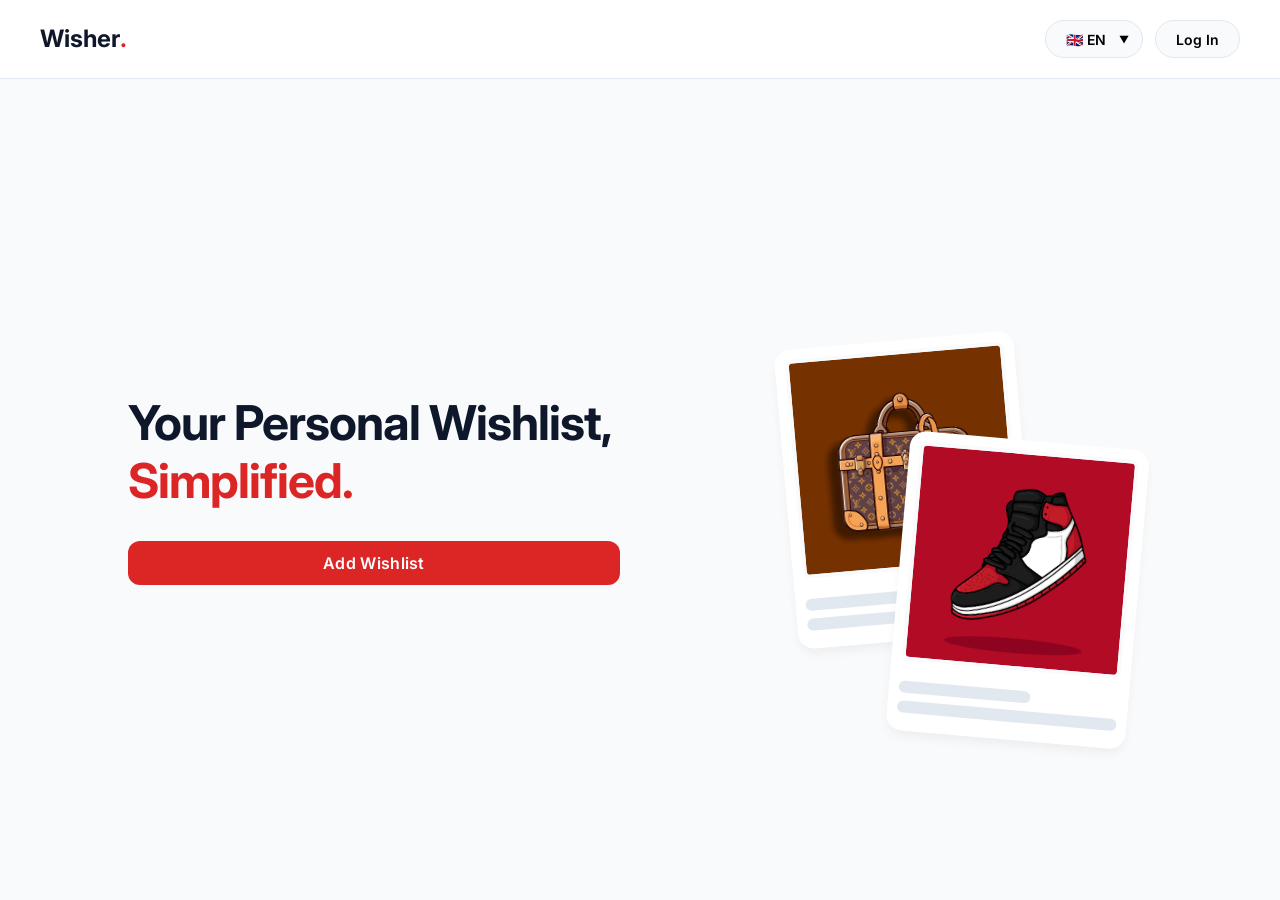
<file: index.html>
<!DOCTYPE html>
<html lang="en">
<head>
    <meta charset="UTF-8">
    <meta name="viewport" content="width=device-width, initial-scale=1.0">
    <title>Wisher</title>
    <link rel="icon" href="assets/mini-logo.png">
    <link rel="stylesheet" href="css/style.css">
    <link href="https://fonts.googleapis.com/css2?family=Inter:wght@400;500;600;700&display=swap" rel="stylesheet">
</head>
<body class="landing-body">
    <nav class="navbar main-navbar">
        <div class="brand">
            <h2 class="brand-text">Wisher<span class="dot highlight-dot">.</span></h2>
        </div>
        <div class="nav-actions">
            <div class="custom-select-wrapper">
                <select class="lang-select nav-btn" onchange="changeLang(this.value)">
                    <option value="en">🇬🇧 EN</option>
                    <option value="id">🇮🇩 ID</option>
                </select>
            </div>
            <a href="auth.html" class="nav-btn" data-i18n="login">Log In</a>
        </div>
    </nav>

    <header class="hero">
        <div class="hero-content">
            <h1 id="hero-title" data-i18n="hero_title">Your Personal Wishlist, <br><span class="highlight">Simplified.</span></h1>
            <button class="primary-btn cta-btn" onclick="handleCta()" data-i18n="add_wishlist">Add Wishlist</button>
        </div>
        <div class="hero-visual">
            <div class="mockup-card">
                <img src="assets/bag.png" alt="Shopping Bag Vector" class="mockup-img">
                <div class="mockup-text">
                    <div class="line short"></div>
                    <div class="line long"></div>
                </div>
            </div>
            <div class="mockup-card float">
                <img src="assets/shoes.png" alt="Shoes Vector" class="mockup-img">
                <div class="mockup-text">
                    <div class="line short"></div>
                    <div class="line long"></div>
                </div>
            </div>
        </div>
    </header>

    <script src="js/storage.js"></script>
    <script src="js/ui-handler.js"></script>
    <script>
        const i18nLanding = {
            en: {
                login: "Log In",
                hero_title: "Your Personal Wishlist, <br><span class='highlight'>Simplified.</span>",
                add_wishlist: "Add Wishlist"
            },
            id: {
                login: "Masuk",
                hero_title: "Wishlist Personal Anda, <br><span class='highlight'>Lebih Mudah.</span>",
                add_wishlist: "Tambah Wishlist"
            }
        };

        function changeLang(lang) {
            UI.changeLang(lang, i18nLanding);
        }

        window.onload = () => {
            UI.changeLang(Storage.getLang(), i18nLanding);
        };

        function handleCta() {
            if (Storage.isLoggedIn()) {
                window.location.href = 'dashboard.html';
            } else {
                window.location.href = 'auth.html';
            }
        }
    </script>
</body>
</html>
</file>
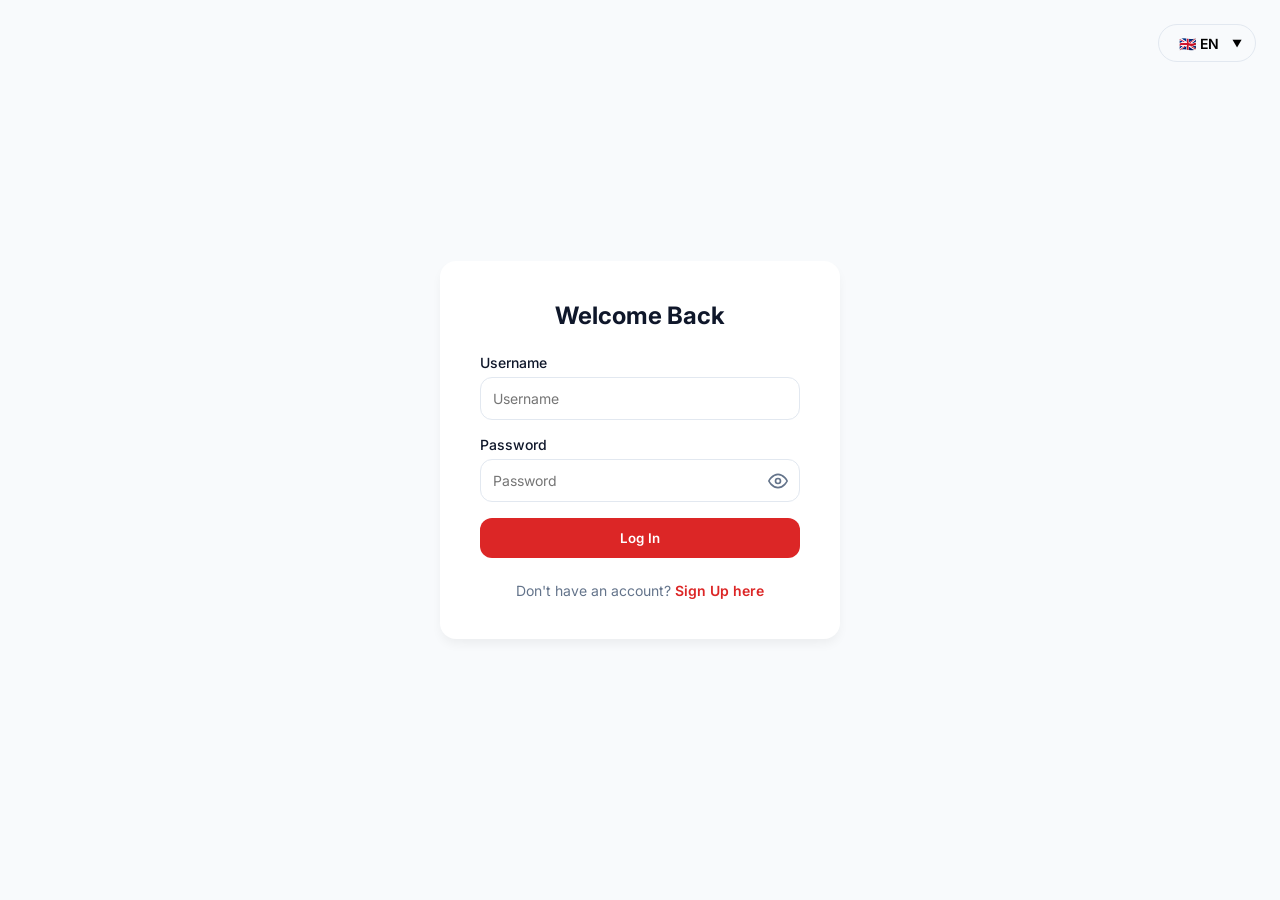
<file: auth.html>
<!DOCTYPE html>
<html lang="en">
<head>
    <meta charset="UTF-8">
    <meta name="viewport" content="width=device-width, initial-scale=1.0">
    <title>Wisher - Authentication</title>
    <link rel="icon" href="assets/mini-logo.png">
    <link rel="stylesheet" href="css/style.css">
    <link href="https://fonts.googleapis.com/css2?family=Inter:wght@400;500;600;700&display=swap" rel="stylesheet">
</head>
<body class="auth-body">
    <div class="lang-switcher-auth">
        <!-- Simbol Anak Panah Kondisional (Gelap) -->
        <div class="custom-select-wrapper dark-arrow-wrapper">
            <select class="lang-select nav-btn dark-arrow-select" onchange="changeLang(this.value)">
                <option value="en">🇬🇧 EN</option>
                <option value="id">🇮🇩 ID</option>
            </select>
        </div>
    </div>

    <div class="auth-container">
        <!-- Login Form -->
        <div id="login-form" class="auth-form active">
            <div class="auth-header">
                <h2 data-i18n="welcome_back">Welcome Back</h2>
            </div>
            <div class="input-group">
                <label data-i18n="username">Username</label>
                <input type="text" id="login-username" placeholder="Enter username" data-i18n-ph="username">
            </div>
            <div class="input-group">
                <label data-i18n="password">Password</label>
                <div class="password-wrapper">
                    <input type="password" id="login-password" placeholder="Enter password" oninput="validateLoginPassword()" data-i18n-ph="password">
                    <span class="toggle-password" onclick="UI.togglePasswordVisibility('login-password')">
                        <svg class="eye-icon" viewBox="0 0 24 24" width="20" height="20" stroke="currentColor" stroke-width="2" fill="none" stroke-linecap="round" stroke-linejoin="round"><path d="M1 12s4-8 11-8 11 8 11 8-4 8-11 8-11-8-11-8z"></path><circle cx="12" cy="12" r="3"></circle><line class="slash" x1="3" y1="3" x2="21" y2="21" style="display:none;"></line></svg>
                    </span>
                </div>
                <p id="login-error" class="error-text" data-i18n="pass_criteria">Password requires min 9 chars, 1 uppercase, 1 lowercase, 1 number.</p>
            </div>
            <button class="primary-btn" onclick="doLogin()" data-i18n="login_btn">Log In</button>
            <p class="toggle-text"><span data-i18n="no_account">Don't have an account?</span> <span class="action-link" onclick="toggleAuth()" data-i18n="sign_up_here">Sign Up here</span></p>
        </div>

        <!-- Signup Form -->
        <div id="signup-form" class="auth-form">
            <div class="auth-header">
                <h2 data-i18n="join_wisher">Join Wisher</h2>
            </div>
            <div class="input-group">
                <label data-i18n="username">Username</label>
                <input type="text" id="signup-username" placeholder="Create username" data-i18n-ph="username">
            </div>
            <div class="input-group">
                <label data-i18n="email">Email</label>
                <input type="email" id="signup-email" placeholder="Enter email" data-i18n-ph="email">
            </div>
            <div class="input-group">
                <label data-i18n="password">Password</label>
                <div class="password-wrapper">
                    <input type="password" id="signup-password" placeholder="Create password" oninput="validateSignupPassword()" data-i18n-ph="password">
                    <span class="toggle-password" onclick="UI.togglePasswordVisibility('signup-password')">
                        <svg class="eye-icon" viewBox="0 0 24 24" width="20" height="20" stroke="currentColor" stroke-width="2" fill="none" stroke-linecap="round" stroke-linejoin="round"><path d="M1 12s4-8 11-8 11 8 11 8-4 8-11 8-11-8-11-8z"></path><circle cx="12" cy="12" r="3"></circle><line class="slash" x1="3" y1="3" x2="21" y2="21" style="display:none;"></line></svg>
                    </span>
                </div>
                <p id="signup-error" class="error-text" data-i18n="pass_criteria">Password requires min 9 chars, 1 uppercase, 1 lowercase, 1 number.</p>
            </div>
            <div class="input-group">
                <label data-i18n="confirm_password">Confirm Password</label>
                <div class="password-wrapper">
                    <input type="password" id="signup-confirm-password" placeholder="Confirm password" data-i18n-ph="confirm_password">
                    <span class="toggle-password" onclick="UI.togglePasswordVisibility('signup-confirm-password')">
                        <svg class="eye-icon" viewBox="0 0 24 24" width="20" height="20" stroke="currentColor" stroke-width="2" fill="none" stroke-linecap="round" stroke-linejoin="round"><path d="M1 12s4-8 11-8 11 8 11 8-4 8-11 8-11-8-11-8z"></path><circle cx="12" cy="12" r="3"></circle><line class="slash" x1="3" y1="3" x2="21" y2="21" style="display:none;"></line></svg>
                    </span>
                </div>
            </div>
            <button class="primary-btn" onclick="doSignup()" data-i18n="signup_btn">Sign Up</button>
            <p class="toggle-text"><span data-i18n="has_account">Already have an account?</span> <span class="action-link" onclick="toggleAuth()" data-i18n="log_in_here">Log In here</span></p>
        </div>
    </div>
    
    <script src="js/storage.js"></script>
    <script src="js/ui-handler.js"></script>
    <script src="js/auth.js"></script>
</body>
</html>
</file>
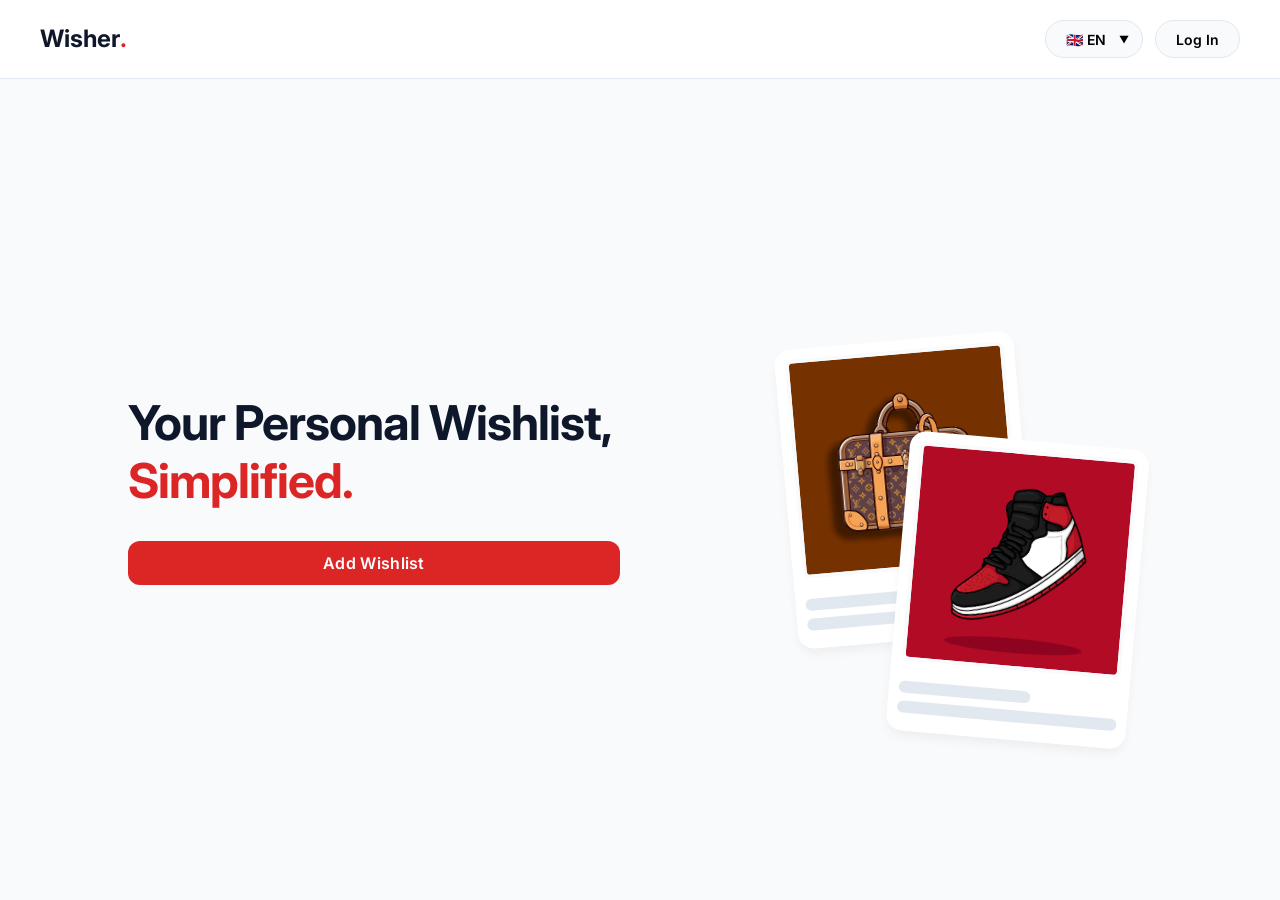
<file: collection.html>
<!DOCTYPE html>
<html lang="en">
<head>
    <meta charset="UTF-8">
    <meta name="viewport" content="width=device-width, initial-scale=1.0">
    <title>Wisher - Collection View</title>
    <link rel="icon" href="assets/mini-logo.png">
    <link rel="stylesheet" href="css/style.css">
    <link href="https://fonts.googleapis.com/css2?family=Inter:wght@400;500;600;700&display=swap" rel="stylesheet">
</head>
<body class="dashboard-body">
    <!-- Overlay Transparan untuk Tap-Out Sidebar Mobile -->
    <div class="sidebar-overlay" id="sidebarOverlay" onclick="UI.toggleMobileSidebar()"></div>

    <aside class="sidebar collapsed" id="sidebar">
        <div class="sidebar-toggle-btn" onclick="toggleSidebar()">
            <svg width="14" height="14" viewBox="0 0 24 24" fill="none" stroke="currentColor" stroke-width="2" stroke-linecap="round" stroke-linejoin="round"><polyline points="15 18 9 12 15 6"></polyline></svg>
        </div>
        <div class="brand">
            <h2 class="brand-text hide-on-collapse">Wisher<span class="dot highlight-dot">.</span></h2>
            <h2 class="brand-icon show-on-collapse" style="display:none; color:#000000;">W<span class="dot" style="color:#ff3b3f !important;">.</span></h2>
        </div>
        
        <div class="menu flex-grow hide-on-collapse" style="margin-top:20px;">
            <p class="menu-label" data-i18n="my_collections">My Collections</p>
            <ul id="sidebar-collections">
                <!-- Dynamically populated via JS -->
            </ul>
        </div>
        
        <div class="sidebar-profile">
            <div class="profile-trigger" onclick="UI.toggleProfileMenu()">
                <img src="https://ui-avatars.com/api/?name=User&background=dc2626&color=fff" id="profile-avatar" alt="Profile">
                <span id="display-username" class="profile-name hide-on-collapse">User</span>
            </div>
            <div class="profile-dropdown hide-on-collapse" id="profileDropdown">
                <button onclick="openMyAccount()" data-i18n="my_account">My Account</button>
                <button class="text-red" onclick="logout()" data-i18n="sign_out">Sign Out</button>
            </div>
        </div>
    </aside>

    <main class="main-content">
        <header class="top-nav">
            <div style="display:flex; justify-content:space-between; align-items:center; width: 100%;">
                <div style="display:flex; align-items:center; gap: 16px;">
                    <button class="mobile-hamburger" onclick="UI.toggleMobileSidebar()">
                        <svg width="24" height="24" viewBox="0 0 24 24" fill="none" stroke="currentColor" stroke-width="2" stroke-linecap="round" stroke-linejoin="round"><line x1="3" y1="12" x2="21" y2="12"></line><line x1="3" y1="6" x2="21" y2="6"></line><line x1="3" y1="18" x2="21" y2="18"></line></svg>
                    </button>
                    <!-- Dinamis Diisi: Collection Name / Category Name -->
                    <h1 id="current-collection-title">Loading...</h1>
                </div>
                
                <div style="display:flex; align-items:center; gap: 16px;">
                    <div class="custom-select-wrapper">
                        <select class="lang-select nav-btn" onchange="changeLang(this.value)">
                            <option value="en">🇬🇧 EN</option>
                            <option value="id">🇮🇩 ID</option>
                        </select>
                    </div>
                    <button class="secondary-btn" onclick="window.location.href='dashboard.html'" style="width: auto; padding: 10px 20px;" data-i18n="back">&larr; Back</button>
                </div>
            </div>
        </header>

        <div class="board-actions">
            <!-- Tambahan Tombol Pembuatan Kategori -->
            <button class="secondary-btn" onclick="openCategoryModal()" style="width: auto;" data-i18n="add_category">+ Add Category</button>
            <button class="primary-btn" onclick="openItemModal()" style="width: auto;" data-i18n="add_item">+ Add Item</button>
        </div>

        <div id="board-content" class="board-content">
            <!-- Dynamically populated Categories & Items -->
        </div>
    </main>

    <!-- Modal Form (Add / Edit Category) -->
    <div id="categoryModal" class="modal-overlay">
        <div class="modal-content" style="max-width: 400px;">
            <div class="modal-header">
                <h3 id="categoryModalTitle" data-i18n="add_category">Add Category</h3>
                <span class="close-btn" onclick="UI.closeModal('categoryModal')">&times;</span>
            </div>
            <div class="modal-body">
                <div class="input-group">
                    <label data-i18n="category_name">Category Name</label>
                    <input type="text" id="categoryName" placeholder="E.g., Shoes, Gadgets...">
                </div>
            </div>
            <div class="modal-footer">
                <button class="primary-btn" onclick="saveCategory()" data-i18n="save_category">Save Category</button>
            </div>
        </div>
    </div>

    <!-- Modal Form (Add / Edit Item) dengan Pilihan Kategori -->
    <div id="itemModal" class="modal-overlay">
        <div class="modal-content">
            <div class="modal-header">
                <h3 id="itemModalTitle" data-i18n="add_item">Add Item</h3>
                <span class="close-btn" onclick="UI.closeModal('itemModal')">&times;</span>
            </div>
            <div class="modal-body">
                <p class="info-text" data-i18n="item_info">Paste a link to auto-generate, or fill manually.</p>
                
                <div class="input-group">
                    <label data-i18n="online_link">Online Link (URL)</label>
                    <input type="url" id="itemUrl" placeholder="https://store.com/product...">
                </div>

                <div class="input-group">
                    <label data-i18n="item_name">Item Name</label>
                    <input type="text" id="itemName" placeholder="Enter item name">
                </div>

                <div class="input-group">
                    <label data-i18n="image_source">Image Source</label>
                    <div style="display: flex; gap: 12px;">
                        <input type="url" id="itemImage" placeholder="Link Image URL" style="flex: 1;">
                        <input type="file" id="itemImageFile" accept="image/*" style="display:none;" onchange="previewItemImage(event)">
                        <button class="secondary-btn" onclick="document.getElementById('itemImageFile').click()" style="flex: 0 0 auto; width: auto; font-size:12px;" data-i18n="from_devices">From Devices</button>
                    </div>
                </div>
                <img id="imagePreview" class="image-preview" src="" alt="Preview" style="display:none; width: 120px; border-radius: 12px; margin: 0 auto 16px; display: block; object-fit: cover; aspect-ratio: 1/1;">

                <div class="input-row">
                    <div class="input-group" style="flex: 0 0 110px;">
                        <label data-i18n="currency">Currency</label>
                        <select id="itemCurrency">
                            <option value="IDR">IDR (Rp)</option>
                            <option value="USD">USD ($)</option>
                            <option value="GBP">GBP (£)</option>
                            <option value="AUD">AUD ($)</option>
                            <option value="CNY">CNY (¥)</option>
                            <option value="JPY">JPY (¥)</option>
                            <option value="SGD">SGD ($)</option>
                        </select>
                    </div>
                    <div class="input-group" style="flex: 1;">
                        <label data-i18n="price">Price</label>
                        <input type="number" id="itemPrice" placeholder="0">
                    </div>
                </div>

                <!-- Dropdown Pemilihan Kategori (Opsional) -->
                <div class="input-group">
                    <label data-i18n="select_category">Select Category</label>
                    <select id="itemCategory">
                        <!-- Diisi Dinamis oleh JS -->
                    </select>
                </div>
            </div>
            <div class="modal-footer">
                <button class="primary-btn" onclick="saveItem()" data-i18n="save_item">Save Item</button>
            </div>
        </div>
    </div>

    <!-- Modal Form (My Account) -->
    <div id="accountModal" class="modal-overlay">
        <div class="modal-content">
            <div class="modal-header">
                <h3 data-i18n="my_account">My Account</h3>
                <span class="close-btn" onclick="UI.closeModal('accountModal')">&times;</span>
            </div>
            <div class="modal-body">
                <div class="profile-upload-section" style="text-align:center; margin-bottom: 24px;">
                    <img id="accPreviewPic" src="https://ui-avatars.com/api/?name=User&background=dc2626&color=fff" style="width:80px; height:80px; border-radius:50%; object-fit:cover; margin-bottom:12px; border: 2px solid var(--border-color);">
                    <input type="file" id="accProfilePhoto" accept="image/*" style="display:none;" onchange="UI.previewImage(event, 'accPreviewPic')">
                    <br>
                    <button class="secondary-btn" onclick="document.getElementById('accProfilePhoto').click()" style="padding:8px 16px; font-size:13px; width:auto;" data-i18n="upload_device">Upload from Devices</button>
                </div>
                <div class="input-group">
                    <label data-i18n="username">Username</label>
                    <input type="text" id="accUsername" disabled>
                </div>
                <div class="input-group">
                    <label data-i18n="email">Email</label>
                    <input type="email" id="accEmail">
                </div>
                <div class="edit-password-section">
                    <button class="secondary-btn" id="btnEditPassword" onclick="toggleEditPassword()" style="margin-bottom:8px;" data-i18n="edit_password">Edit Password</button>
                    <div id="passwordFields" style="display:none; margin-top: 16px; padding-top: 16px; border-top: 1px solid var(--border-color);">
                        <div class="input-group">
                            <label data-i18n="old_password">Old Password</label>
                            <input type="password" id="accOldPassword">
                        </div>
                        <div class="input-group">
                            <label data-i18n="new_password">New Password</label>
                            <input type="password" id="accNewPassword" oninput="validateAccPassword()">
                            <p id="acc-error" class="error-text" data-i18n="pass_criteria">Password requires min 9 chars, 1 uppercase, 1 lowercase, 1 number.</p>
                        </div>
                        <div class="input-group">
                            <label data-i18n="confirm_new_password">Confirm New Password</label>
                            <input type="password" id="accConfirmPassword">
                        </div>
                        <div style="display:flex; justify-content: flex-end; margin-top: 12px;">
                            <button class="secondary-btn" onclick="cancelEditPassword()" style="width:auto; padding:8px 16px; font-size:13px;" data-i18n="cancel">Cancel</button>
                        </div>
                    </div>
                </div>
            </div>
            <div class="modal-footer">
                <button class="primary-btn" onclick="saveAccount()" data-i18n="save_changes">Save Changes</button>
            </div>
        </div>
    </div>

    <script src="js/storage.js"></script>
    <script src="js/ui-handler.js"></script>
    <script src="js/collection.js"></script>
</body>
</html>
</file>
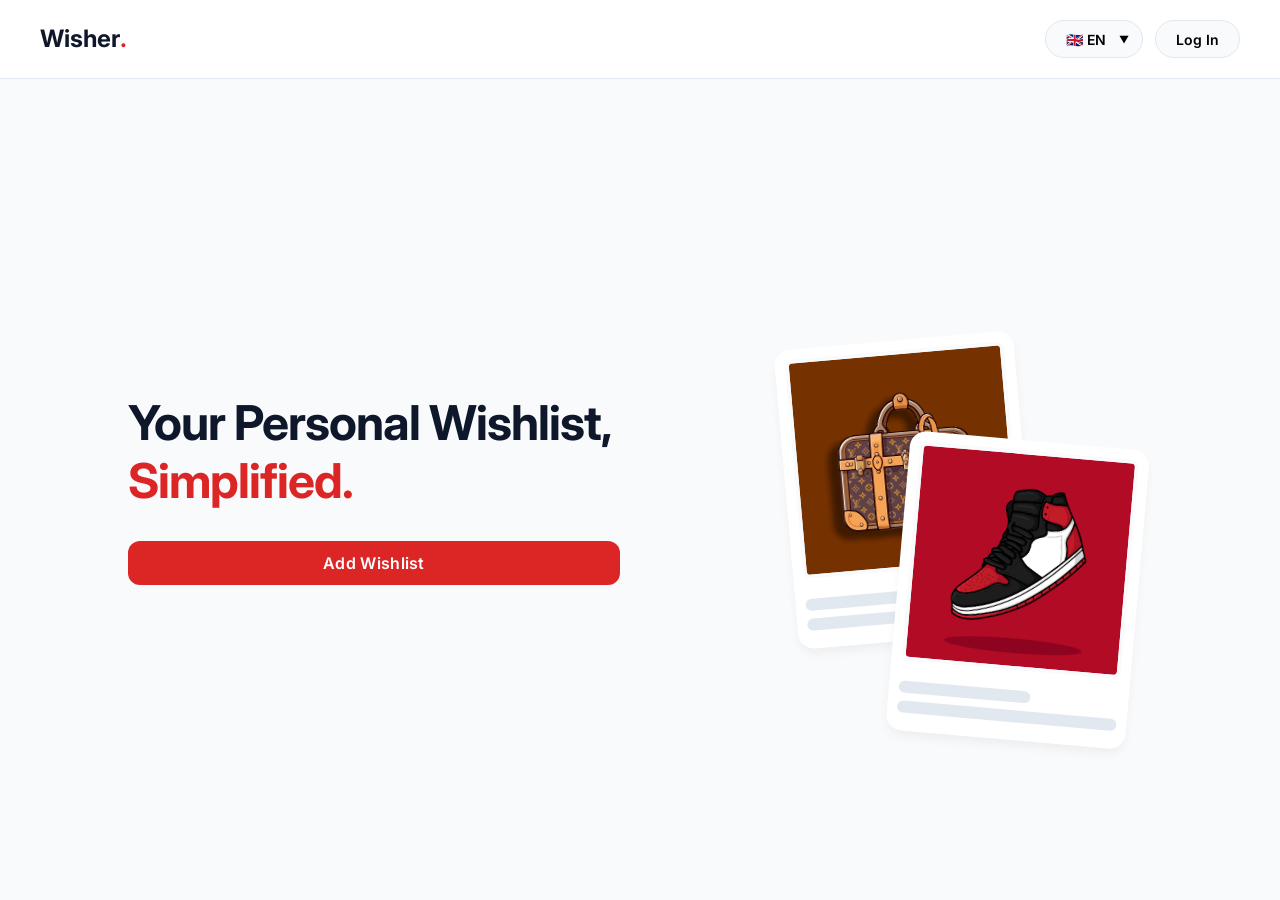
<file: dashboard.html>
<!DOCTYPE html>
<html lang="en">
<head>
    <meta charset="UTF-8">
    <meta name="viewport" content="width=device-width, initial-scale=1.0">
    <title>Wisher - Dashboard</title>
    <link rel="icon" href="assets/mini-logo.png">
    <link rel="stylesheet" href="css/style.css">
    <link href="https://fonts.googleapis.com/css2?family=Inter:wght@400;500;600;700&display=swap" rel="stylesheet">
</head>
<body class="dashboard-body">
    <!-- Overlay Transparan untuk Tap-Out Sidebar Mobile -->
    <div class="sidebar-overlay" id="sidebarOverlay" onclick="UI.toggleMobileSidebar()"></div>

    <aside class="sidebar" id="sidebar">
        <div class="sidebar-toggle-btn" onclick="toggleSidebar()">
            <svg width="14" height="14" viewBox="0 0 24 24" fill="none" stroke="currentColor" stroke-width="2" stroke-linecap="round" stroke-linejoin="round"><polyline points="15 18 9 12 15 6"></polyline></svg>
        </div>
        <div class="brand">
            <h2 class="brand-text hide-on-collapse">Wisher<span class="dot highlight-dot">.</span></h2>
            <h2 class="brand-icon show-on-collapse" style="display:none; color:#000000;">W<span class="dot" style="color:#ff3b3f !important;">.</span></h2>
        </div>
        <div class="sidebar-actions hide-on-collapse">
            <button class="primary-btn" onclick="openCollectionModal()" data-i18n="add_collection">+ Add Collection</button>
        </div>
        <div class="menu flex-grow hide-on-collapse">
            <p class="menu-label" data-i18n="my_collections">My Collections</p>
            <ul id="sidebar-collections">
                <!-- Dynamically populated via JS -->
            </ul>
        </div>
        <div class="sidebar-profile">
            <div class="profile-trigger" onclick="UI.toggleProfileMenu()">
                <img src="https://ui-avatars.com/api/?name=User&background=dc2626&color=fff" id="profile-avatar" alt="Profile">
                <span id="display-username" class="profile-name hide-on-collapse">User</span>
            </div>
            <div class="profile-dropdown hide-on-collapse" id="profileDropdown">
                <button onclick="openMyAccount()" data-i18n="my_account">My Account</button>
                <button class="text-red" onclick="logout()" data-i18n="sign_out">Sign Out</button>
            </div>
        </div>
    </aside>

    <main class="main-content">
        <header class="top-nav">
            <div style="display:flex; align-items:center; gap: 16px;">
                <!-- Hamburger Menu untuk Mobile Layout -->
                <button class="mobile-hamburger" onclick="UI.toggleMobileSidebar()">
                    <svg width="24" height="24" viewBox="0 0 24 24" fill="none" stroke="currentColor" stroke-width="2" stroke-linecap="round" stroke-linejoin="round"><line x1="3" y1="12" x2="21" y2="12"></line><line x1="3" y1="6" x2="21" y2="6"></line><line x1="3" y1="18" x2="21" y2="18"></line></svg>
                </button>
                <h1 id="current-list-title" data-i18n="my_collections">My Collections</h1>
            </div>
            <div class="nav-actions">
                <div class="custom-select-wrapper">
                    <select class="lang-select nav-btn" onchange="changeLang(this.value)">
                        <option value="en">🇬🇧 EN</option>
                        <option value="id">🇮🇩 ID</option>
                    </select>
                </div>
            </div>
        </header>

        <div class="board-actions">
            <button class="primary-btn" onclick="openCollectionModal()" style="width: auto;" data-i18n="add_collection">+ Add Collection</button>
        </div>

        <div id="board-content" class="board-content">
            <!-- Dynamically populated Collections -->
        </div>
    </main>

    <!-- Modal Form (Collection) -->
    <div id="collectionModal" class="modal-overlay">
        <div class="modal-content" style="max-width: 400px;">
            <div class="modal-header">
                <h3 id="collectionModalTitle" data-i18n="add_collection">Add Collection</h3>
                <span class="close-btn" onclick="UI.closeModal('collectionModal')">&times;</span>
            </div>
            <div class="modal-body">
                <div class="input-group">
                    <label data-i18n="collection_name">Collection Name</label>
                    <input type="text" id="collectionName" placeholder="E.g., Dream Gadgets">
                </div>
            </div>
            <div class="modal-footer">
                <button class="primary-btn" onclick="saveCollection()" data-i18n="save_collection">Save Collection</button>
            </div>
        </div>
    </div>

    <!-- Modal Form (My Account) -->
    <div id="accountModal" class="modal-overlay">
        <div class="modal-content">
            <div class="modal-header">
                <h3 data-i18n="my_account">My Account</h3>
                <span class="close-btn" onclick="UI.closeModal('accountModal')">&times;</span>
            </div>
            <div class="modal-body">
                <div class="profile-upload-section" style="text-align:center; margin-bottom: 24px;">
                    <img id="accPreviewPic" src="https://ui-avatars.com/api/?name=User&background=dc2626&color=fff" style="width:80px; height:80px; border-radius:50%; object-fit:cover; margin-bottom:12px; border: 2px solid var(--border-color);">
                    <input type="file" id="accProfilePhoto" accept="image/*" style="display:none;" onchange="UI.previewImage(event, 'accPreviewPic')">
                    <br>
                    <button class="secondary-btn" onclick="document.getElementById('accProfilePhoto').click()" style="padding:8px 16px; font-size:13px; width:auto;" data-i18n="upload_device">Upload from Devices</button>
                </div>
                <div class="input-group">
                    <label data-i18n="username">Username</label>
                    <input type="text" id="accUsername" disabled>
                </div>
                <div class="input-group">
                    <label data-i18n="email">Email</label>
                    <input type="email" id="accEmail">
                </div>
                <div class="edit-password-section">
                    <button class="secondary-btn" id="btnEditPassword" onclick="toggleEditPassword()" style="margin-bottom:8px;" data-i18n="edit_password">Edit Password</button>
                    <div id="passwordFields" style="display:none; margin-top: 16px; padding-top: 16px; border-top: 1px solid var(--border-color);">
                        <div class="input-group">
                            <label data-i18n="old_password">Old Password</label>
                            <input type="password" id="accOldPassword">
                        </div>
                        <div class="input-group">
                            <label data-i18n="new_password">New Password</label>
                            <input type="password" id="accNewPassword" oninput="validateAccPassword()">
                            <p id="acc-error" class="error-text" data-i18n="pass_criteria">Password requires min 9 chars, 1 uppercase, 1 lowercase, 1 number.</p>
                        </div>
                        <div class="input-group">
                            <label data-i18n="confirm_new_password">Confirm New Password</label>
                            <input type="password" id="accConfirmPassword">
                        </div>
                        <div style="display:flex; justify-content: flex-end; margin-top: 12px;">
                            <button class="secondary-btn" onclick="cancelEditPassword()" style="width:auto; padding:8px 16px; font-size:13px;" data-i18n="cancel">Cancel</button>
                        </div>
                    </div>
                </div>
            </div>
            <div class="modal-footer">
                <button class="primary-btn" onclick="saveAccount()" data-i18n="save_changes">Save Changes</button>
            </div>
        </div>
    </div>

    <script src="js/storage.js"></script>
    <script src="js/ui-handler.js"></script>
    <script src="js/dashboard.js"></script>
</body>
</html>
</file>
<file: css/style.css>
/* --- VARIABLES & RESET --- */
:root {
    --bg-white: #ffffff;
    --bg-light: #f8fafc;
    --primary-red: #dc2626; /* Merah Cerah Modern (Primary Red) */
    --primary-red-hover: #b91c1c;
    --text-dark: #0f172a;
    --text-gray: #64748b;
    --border-color: #e2e8f0;
    --shadow-sm: 0 1px 3px rgba(0,0,0,0.04);
    --shadow-md: 0 6px 12px -2px rgba(0,0,0,0.06);
    --shadow-hover: 0 12px 20px -4px rgba(220, 38, 38, 0.2);
    --transition: all 0.3s cubic-bezier(0.4, 0, 0.2, 1);
}

* { margin: 0; padding: 0; box-sizing: border-box; font-family: 'Inter', sans-serif; }

body { background-color: var(--bg-light); color: var(--text-dark); display: flex; flex-direction: column; min-height: 100vh; }

button, a, .action-link, .item-link, .secondary-btn, .primary-btn { text-decoration: none !important; }

/* --- NAVBAR & LOGO --- */
.main-navbar {
    display: flex; justify-content: space-between; align-items: center;
    padding: 20px 40px; 
    background: var(--bg-white);
    border-bottom: 1px solid var(--border-color);
    flex-shrink: 0; position: sticky; top: 0; z-index: 1000; width: 100%;
}

.brand { display: flex; align-items: center; margin: 0; margin-bottom: 32px; }
.main-navbar .brand { margin-bottom: 0; }
.brand-text { font-size: 24px; font-weight: 700; color: var(--text-dark) !important; display: flex; align-items: center; line-height: 1; margin: 0; }
.brand-text .highlight-dot { color: var(--primary-red) !important; text-shadow: none; }
.brand-icon { display: flex; align-items: center; justify-content: center; margin: 0; line-height: 1; font-size: 24px; font-weight: 700;}

/* Penyelarasan UI Button Navbar (Teks Hitam Pekat) */
.nav-actions { display: flex; align-items: center; gap: 12px; }

.nav-btn {
    height: 38px; padding: 0 20px; border-radius: 19px; font-size: 14px; font-weight: 600;
    display: inline-flex; align-items: center; justify-content: center; transition: var(--transition);
    background-color: var(--bg-light); color: #000000 !important; border: 1px solid var(--border-color);
    cursor: pointer; outline: none; box-sizing: border-box;
}
.nav-btn:hover { background-color: var(--bg-white); border-color: var(--text-gray); transform: translateY(-2px); box-shadow: var(--shadow-sm); }

.custom-select-wrapper { position: relative; display: inline-flex; }
.lang-select { appearance: none; padding-right: 36px; }
.custom-select-wrapper::after {
    content: '▼'; font-size: 10px; position: absolute; right: 14px; top: 50%;
    transform: translateY(-50%); pointer-events: none; color: #000000; transition: var(--transition);
}

/* --- LANDING PAGE HERO --- */
.hero { flex: 1; display: flex; align-items: center; justify-content: space-between; padding: 60px 10%; gap: 40px; }
.hero-content { flex: 1; max-width: 500px; }
.hero h1 { font-size: 48px; line-height: 1.2; margin-bottom: 32px; color: var(--text-dark); letter-spacing: -1px; }
.hero .highlight { color: var(--primary-red); }
.cta-btn { width: auto; font-size: 16px; padding: 14px 32px; }
.hero-visual { flex: 1; position: relative; display: flex; justify-content: center; align-items: center; height: 400px; }
.mockup-card { background: var(--bg-white); padding: 10px; border-radius: 16px; box-shadow: var(--shadow-md); width: 240px; position: absolute; z-index: 2; transform: rotate(-5deg); transition: var(--transition); }
.mockup-card:hover { transform: rotate(0) scale(1.05); z-index: 4; }
.mockup-card.float { z-index: 3; transform: rotate(5deg) translate(120px, 90px); }
.mockup-card.float:hover { transform: rotate(0) scale(1.05) translate(120px, 90px); z-index: 4; }
.mockup-img { width: 100%; aspect-ratio: 1 / 1; border-radius: 8px; background: var(--bg-light); object-fit: contain; padding: 4px; } 
.mockup-text { margin-top: 16px; }
.mockup-text .line { height: 12px; border-radius: 6px; background: var(--border-color); margin-bottom: 8px; }
.mockup-text .line.short { width: 60%; }
.mockup-text .line.long { width: 100%; }

/* --- BUTTONS AESTHETICS --- */
.primary-btn, .secondary-btn {
    width: 100%; padding: 12px 24px; border-radius: 12px; font-weight: 600; cursor: pointer; transition: var(--transition);
    display: inline-flex; justify-content: center; align-items: center; letter-spacing: 0.3px; border: none;
}
.primary-btn { background-color: var(--primary-red); color: var(--bg-white); }
.primary-btn:hover { background-color: var(--primary-red-hover); transform: translateY(-2px); box-shadow: var(--shadow-hover); }
.secondary-btn { background-color: var(--bg-white); color: var(--text-dark); border: 1px solid var(--border-color); }
.secondary-btn:hover { border-color: var(--primary-red); color: var(--primary-red); box-shadow: var(--shadow-sm); }

/* --- INPUT STYLING --- */
.input-group { margin-bottom: 16px; width: 100%; }
.input-group label { display: block; font-size: 14px; font-weight: 500; margin-bottom: 6px; color: var(--text-dark); }
.input-group input, .input-group select { width: 100%; padding: 12px; border: 1px solid var(--border-color); border-radius: 12px; outline: none; transition: var(--transition); background: var(--bg-white); font-size: 14px; }
.input-group input:focus, .input-group select:focus { border-color: var(--primary-red); box-shadow: 0 0 0 3px rgba(220, 38, 38, 0.1); }
.input-row { display: flex; gap: 12px; align-items: flex-end; }
.password-wrapper { position: relative; display: flex; align-items: center; width: 100%; }
.password-wrapper input { padding-right: 40px; width: 100%; }
.toggle-password { position: absolute; right: 12px; cursor: pointer; color: var(--text-gray); display: flex; align-items: center; transition: var(--transition); }
.toggle-password:hover { color: var(--primary-red); }
.error-text { display: none; color: var(--primary-red); font-size: 12px; margin-top: 6px; }
.error-text.active { display: block; animation: fadeIn 0.3s ease; }

/* --- AUTH PAGES STYLING --- */
.auth-body { display: flex; justify-content: center; align-items: center; height: 100vh; position: relative; background-color: var(--bg-light); }
.lang-switcher-auth { position: absolute; top: 24px; right: 24px; z-index: 10; }
.auth-container { background: var(--bg-white); padding: 40px; border-radius: 16px; box-shadow: var(--shadow-md); width: 100%; max-width: 400px; position: relative; }
.auth-form { display: none; }
.auth-form.active { display: block; animation: fadeIn 0.4s ease forwards; }
@keyframes fadeIn { from { opacity: 0; transform: translateY(10px); } to { opacity: 1; transform: translateY(0); } }
.auth-header { text-align: center; margin-bottom: 24px; }
.auth-header h2 { font-size: 24px; color: var(--text-dark); }
.toggle-text { text-align: center; margin-top: 24px; font-size: 14px; color: var(--text-gray); }
.action-link { color: var(--primary-red); font-weight: 600; cursor: pointer; transition: var(--transition); }
.action-link:hover { color: var(--primary-red-hover); }

/* --- DASHBOARD LAYOUT & COLLAPSIBLE SIDEBAR --- */
.dashboard-body { display: flex; flex-direction: row; height: 100vh; overflow: hidden; position: relative; }

.sidebar {
    width: 280px; background-color: var(--bg-white); border-right: 1px solid var(--border-color);
    padding: 24px; display: flex; flex-direction: column; position: relative; transition: width 0.3s cubic-bezier(0.4, 0, 0.2, 1), transform 0.3s ease;
    white-space: nowrap; z-index: 2000;
}
.sidebar.collapsed { width: 72px; padding: 24px 16px; }
.sidebar.collapsed .hide-on-collapse { display: none !important; }
.sidebar.collapsed .show-on-collapse { display: block !important; text-align: center; }
.sidebar-actions { margin-bottom: 32px; } 

.sidebar-toggle-btn {
    position: absolute; right: -14px; top: 30px; width: 28px; height: 28px; border-radius: 50%;
    background: var(--bg-white); border: 1px solid var(--border-color); box-shadow: var(--shadow-sm);
    display: flex; justify-content: center; align-items: center; cursor: pointer; color: var(--text-gray);
    transition: var(--transition); z-index: 100;
}
.sidebar-toggle-btn:hover { color: var(--primary-red); border-color: var(--primary-red); }
.sidebar.collapsed .sidebar-toggle-btn { transform: rotate(180deg); }

.flex-grow { flex: 1; overflow-y: auto; }
.menu-label { font-size: 12px; color: var(--text-gray); font-weight: 600; margin-bottom: 12px; letter-spacing: 0.5px; }
#sidebar-collections { list-style: none; }
.col-item-wrapper { margin-bottom: 8px; }
.col-header {
    display: flex; justify-content: space-between; align-items: center; padding: 10px 12px;
    border-radius: 8px; cursor: pointer; font-weight: 600; color: var(--text-dark); transition: var(--transition);
}
.col-header:hover { background: var(--bg-light); }
.col-header.active { background: rgba(220, 38, 38, 0.08); color: var(--primary-red); }

/* Drag and Drop Visuals */
.dragging { opacity: 0.5; transform: scale(0.98); }
.drag-over { border: 2px dashed var(--primary-red) !important; background-color: rgba(220, 38, 38, 0.05) !important; }

/* Minimalist Icon Actions (Sidebar) */
.action-icons { display: flex; gap: 4px; opacity: 0; transition: var(--transition); }
.col-header:hover .action-icons { opacity: 1; }
.icon-btn {
    background: none; border: none; padding: 4px; border-radius: 6px;
    color: var(--text-gray); display: flex; align-items: center; justify-content: center;
    cursor: pointer; transition: var(--transition);
}
.icon-btn:hover { background: var(--bg-white); color: var(--primary-red); box-shadow: var(--shadow-sm); }
.icon-btn.delete:hover { color: #dc2626; background: #fee2e2; }

/* Sidebar Expandable Sub-list */
.wl-list { list-style: none; padding-left: 24px; margin-top: 4px; display: none; }
.wl-list.expanded { display: block; animation: fadeIn 0.3s ease; }
.wl-item {
    display: flex; justify-content: space-between; align-items: center; padding: 8px 12px;
    border-radius: 8px; font-size: 13px; font-weight: 500; color: var(--text-gray); transition: var(--transition);
}
.wl-item:hover { background: var(--bg-light); color: var(--text-dark); }
.wl-item.cat-label { color: var(--primary-red); font-weight: 600; }

/* Sidebar Profile */
.sidebar-profile { margin-top: auto; padding-top: 16px; border-top: 1px solid var(--border-color); position: relative; }
.profile-trigger { display: flex; align-items: center; gap: 12px; cursor: pointer; padding: 8px; border-radius: 8px; transition: var(--transition); }
.sidebar.collapsed .profile-trigger { justify-content: center; padding: 8px 0; }
.profile-trigger:hover { background: var(--bg-light); }
.profile-trigger img { width: 36px; height: 36px; border-radius: 50%; border: 2px solid transparent; object-fit: cover; }
.profile-name { font-weight: 600; font-size: 14px; color: var(--text-dark); overflow: hidden; text-overflow: ellipsis; }
.profile-dropdown {
    position: absolute; bottom: 100%; left: 0; width: 100%; background: var(--bg-white); border: 1px solid var(--border-color); border-radius: 12px;
    box-shadow: var(--shadow-md); margin-bottom: 8px; display: none; flex-direction: column; overflow: hidden; z-index: 10;
}
.profile-dropdown.show { display: flex; animation: fadeIn 0.2s ease; }
.profile-dropdown button { padding: 12px 16px; background: none; border: none; text-align: left; font-size: 14px; font-weight: 500; cursor: pointer; color: var(--text-dark); transition: var(--transition); }
.profile-dropdown button:hover { background: var(--bg-light); }
.profile-dropdown button.text-red { color: var(--primary-red); }

/* Main Content */
.main-content { flex: 1; display: flex; flex-direction: column; background-color: var(--bg-light); overflow-y: auto; transition: width 0.3s ease; }
.top-nav { display: flex; justify-content: space-between; align-items: center; padding: 24px 40px; background: var(--bg-light); flex-shrink: 0; }
.board-actions { padding: 0 40px; display: flex; gap: 12px; margin-bottom: 24px; align-items: center; flex-shrink: 0; }
.board-content { padding: 0 40px 40px; }

/* Breadcrumb Navigation */
.breadcrumb-link { color: var(--text-gray); cursor: pointer; transition: var(--transition); }
.breadcrumb-link:hover { color: var(--primary-red); }

/* 50% Opacity Empty State */
.empty-suggestion-50 {
    width: 100%; padding: 40px; border: 2px dashed var(--text-gray); background: transparent; border-radius: 16px; text-align: center;
    color: var(--text-dark); font-weight: 600; cursor: pointer; opacity: 0.5; transition: var(--transition);
}
.empty-suggestion-50:hover { opacity: 1; border-color: var(--primary-red); color: var(--primary-red); background: rgba(220, 38, 38, 0.05); }

/* --- CARD AESTHETICS & INLINE FOOTER ALIGNMENTS --- */
.collections-grid { display: grid; grid-template-columns: repeat(auto-fill, minmax(280px, 1fr)); gap: 24px; }
.collection-card {
    background: var(--bg-white); border-radius: 16px; padding: 20px;
    box-shadow: var(--shadow-sm); border: 1px solid var(--border-color);
    cursor: pointer; transition: var(--transition); display: flex;
    flex-direction: column; text-align: left; position: relative;
}
.collection-card.draggable:active { cursor: grabbing; }
.collection-card:hover { transform: translateY(-4px); box-shadow: var(--shadow-md); border-color: var(--primary-red); }

.folder-icon { font-size: 40px; margin-bottom: 12px; color: var(--primary-red); line-height: 1; }

.collection-card-collage { width: 100%; aspect-ratio: 1 / 1; border-radius: 12px; overflow: hidden; display: grid; gap: 2px; margin-bottom: 16px; background: var(--bg-light); }
.collage-1 { grid-template-columns: 1fr; grid-template-rows: 1fr; }
.collage-2 { grid-template-columns: 1fr 1fr; grid-template-rows: 1fr; }
.collage-3 { grid-template-columns: 1fr 1fr; grid-template-rows: 1fr 1fr; }
.collage-3 .img-0 { grid-row: span 2; }
.collage-4 { grid-template-columns: 1fr 1fr; grid-template-rows: 1fr 1fr; }
.collage-img { width: 100%; height: 100%; object-fit: cover; aspect-ratio: 1 / 1; }

.items-grid { display: grid; grid-template-columns: repeat(auto-fill, minmax(240px, 1fr)); gap: 24px; }
.item-card { background: var(--bg-white); border-radius: 16px; overflow: hidden; box-shadow: var(--shadow-sm); transition: var(--transition); border: 1px solid var(--border-color); position: relative; display: flex; flex-direction: column; cursor: pointer;}
.item-card:hover { transform: translateY(-4px); box-shadow: var(--shadow-md); border-color: rgba(220, 38, 38, 0.3); }
.item-img { width: 100%; aspect-ratio: 1 / 1; background-size: cover; background-position: center; background-color: var(--bg-light); object-fit: cover; }
.item-details { padding: 20px; display: flex; flex-direction: column; flex-grow: 1; justify-content: space-between;}
.item-details h4 { font-size: 16px; margin-bottom: 8px; color: var(--text-dark); }
.item-price { font-weight: 700; color: var(--primary-red); margin-bottom: 0px; }
.item-link { display: inline-block; font-size: 14px; color: var(--text-gray); font-weight: 600; transition: var(--transition); }
.item-link:hover { color: var(--primary-red); }

/* Tombol Edit/Delete Inline */
.card-footer-inline { display: flex; justify-content: space-between; align-items: center; width: 100%; margin-top: auto; }
.card-text-info { text-align: left; display: flex; flex-direction: column; justify-content: center; }
.card-text-info h3 { font-size: 18px; color: var(--text-dark); margin: 0 0 4px 0 !important; }
.card-text-info p { font-size: 13px; color: var(--text-gray); margin: 0; font-weight: 500; }
.item-footer-inline { display: flex; justify-content: space-between; align-items: center; width: 100%; margin-top: 16px; }
.card-actions-inline { display: flex; gap: 8px; align-items: center; }
.card-action-btn { background: transparent; border: 1px solid var(--border-color); border-radius: 8px; padding: 6px; color: var(--text-gray); cursor: pointer; transition: var(--transition); display: flex; align-items: center; justify-content: center; }
.card-action-btn:hover { background: var(--bg-light); color: var(--primary-red); border-color: var(--primary-red); }
.card-action-btn.delete-btn:hover { color: #dc2626; border-color: #dc2626; background: #fee2e2; }

/* --- MODALS --- */
.modal-overlay {
    position: fixed; top: 0; left: 0; right: 0; bottom: 0; background: rgba(15, 23, 42, 0.6); backdrop-filter: blur(4px);
    display: flex; justify-content: center; align-items: center; opacity: 0; pointer-events: none; transition: var(--transition); z-index: 3000;
}
.modal-overlay.active { opacity: 1; pointer-events: auto; }
.modal-content { background: var(--bg-white); width: 100%; max-width: 500px; border-radius: 20px; transform: translateY(20px) scale(0.95); transition: var(--transition); box-shadow: 0 20px 25px -5px rgba(0,0,0,0.1); }
.modal-overlay.active .modal-content { transform: translateY(0) scale(1); }
.modal-header { display: flex; justify-content: space-between; align-items: center; padding: 24px; border-bottom: 1px solid var(--border-color); }
.modal-header h3 { font-size: 18px; color: var(--text-dark); }
.close-btn { font-size: 24px; cursor: pointer; color: var(--text-gray); transition: var(--transition); line-height: 1; }
.close-btn:hover { color: var(--primary-red); transform: rotate(90deg); }
.modal-body { padding: 24px; max-height: 65vh; overflow-y: auto; }
.info-text { font-size: 13px; color: var(--text-gray); margin-bottom: 20px; line-height: 1.5; }
.modal-footer { padding: 20px 24px; border-top: 1px solid var(--border-color); }
.image-preview { width: 100%; aspect-ratio: 1 / 1; object-fit: cover; border-radius: 12px; margin-bottom: 16px; border: 1px solid var(--border-color); background: var(--bg-light); }

/* --- MOBILE RESPONSIVENESS --- */
.mobile-hamburger { display: none; background: none; border: none; cursor: pointer; color: var(--text-dark); padding: 8px; margin-right: 12px; }
.sidebar-overlay { display: none; position: fixed; top: 0; left: 0; right: 0; bottom: 0; background: rgba(0,0,0,0.5); z-index: 1999; }
.sidebar-overlay.active { display: block; }

@media (max-width: 768px) {
    /* Landing & Auth Mobile */
    .main-navbar { padding: 16px 20px; flex-wrap: nowrap; flex-shrink: 0; width: 100%; }
    .main-navbar .brand-text { font-size: 20px !important; }
    .nav-actions { gap: 8px; }
    .nav-btn { height: 32px; padding: 0 12px; font-size: 13px; }
    .lang-select { padding: 0 28px 0 14px !important; } 
    .custom-select-wrapper::after { right: 12px; }
    
    .hero { flex-direction: column; text-align: center; padding: 40px 20px; gap: 32px; justify-content: center; flex-shrink: 0;}
    .hero-content { flex: none; display: flex; flex-direction: column; align-items: center; width: 100%; gap: 0;}
    .hero h1 { font-size: 32px; margin-bottom: 16px; line-height: 1.2; }
    
    .hero-visual { flex: none; margin-top: 0; height: 240px; width: 100%; display: flex; justify-content: center; align-items: center; }
    .mockup-card { width: 150px; padding: 8px; position: absolute; }
    .mockup-card.float { transform: translate(30px, 40px); }
    .mockup-card.float:hover { transform: scale(1.05) translate(30px, 40px); }
    
    .auth-container { padding: 24px; margin: 16px; width: auto; max-width: calc(100% - 32px); }
    .lang-switcher-auth { top: 16px; right: 16px; }

    /* Dashboard Mobile */
    .dashboard-body { flex-direction: column; }
    .sidebar { position: fixed; top: 0; left: 0; height: 100%; z-index: 2000; transform: translateX(-100%); width: 280px !important; }
    .sidebar.mobile-open { transform: translateX(0); }
    .sidebar-toggle-btn { display: none; }
    .mobile-hamburger { display: block; }

    .top-nav { padding: 16px 20px; flex-shrink: 0; }
    .board-actions { padding: 0 20px; flex-shrink: 0; }
    .board-content { padding: 0 20px 40px; }
    
    .collections-grid, .items-grid { grid-template-columns: repeat(auto-fill, minmax(160px, 1fr)); }
    .item-img { height: 140px; }
    .collection-card-collage { height: 140px; }
    .modal-content { max-width: 90%; margin: 20px; }
}

@media (min-width: 769px) {
    .mobile-hamburger { display: none !important; }
    .sidebar-overlay { display: none !important; }
}
</file>
